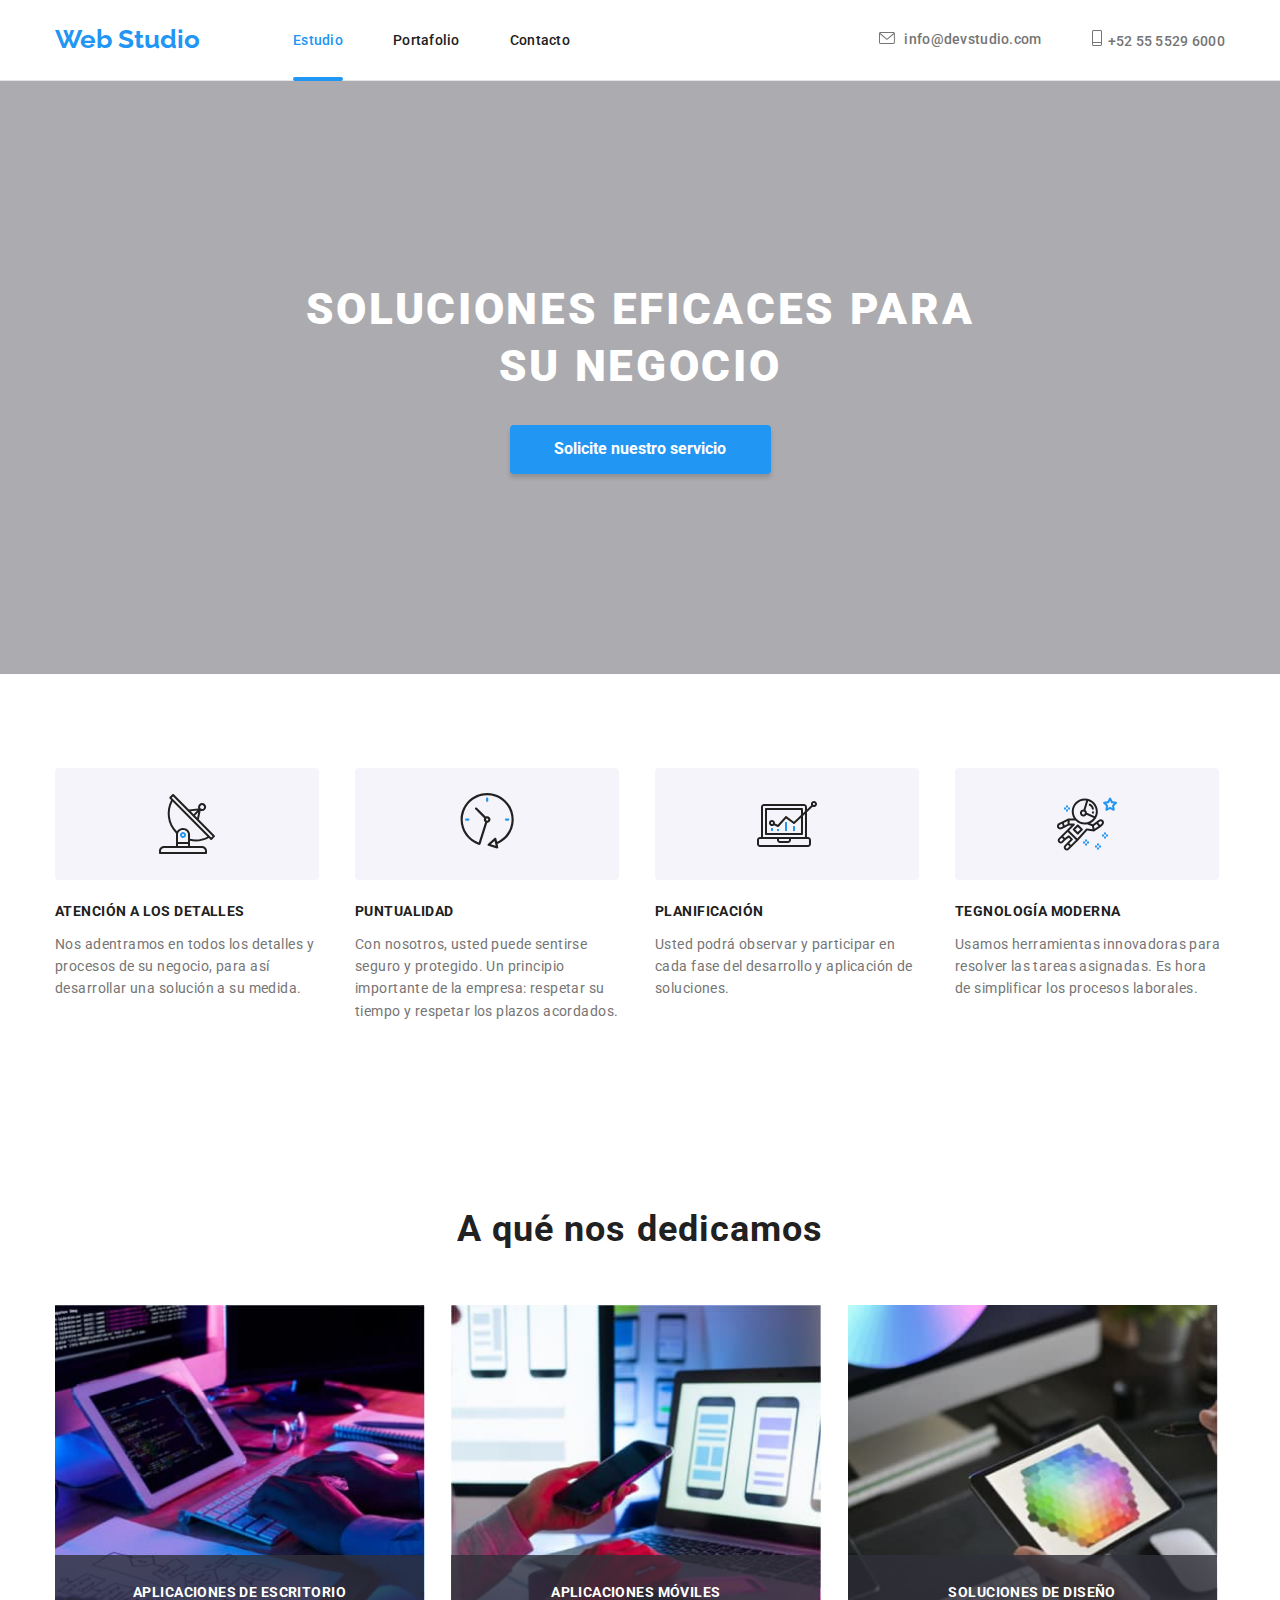
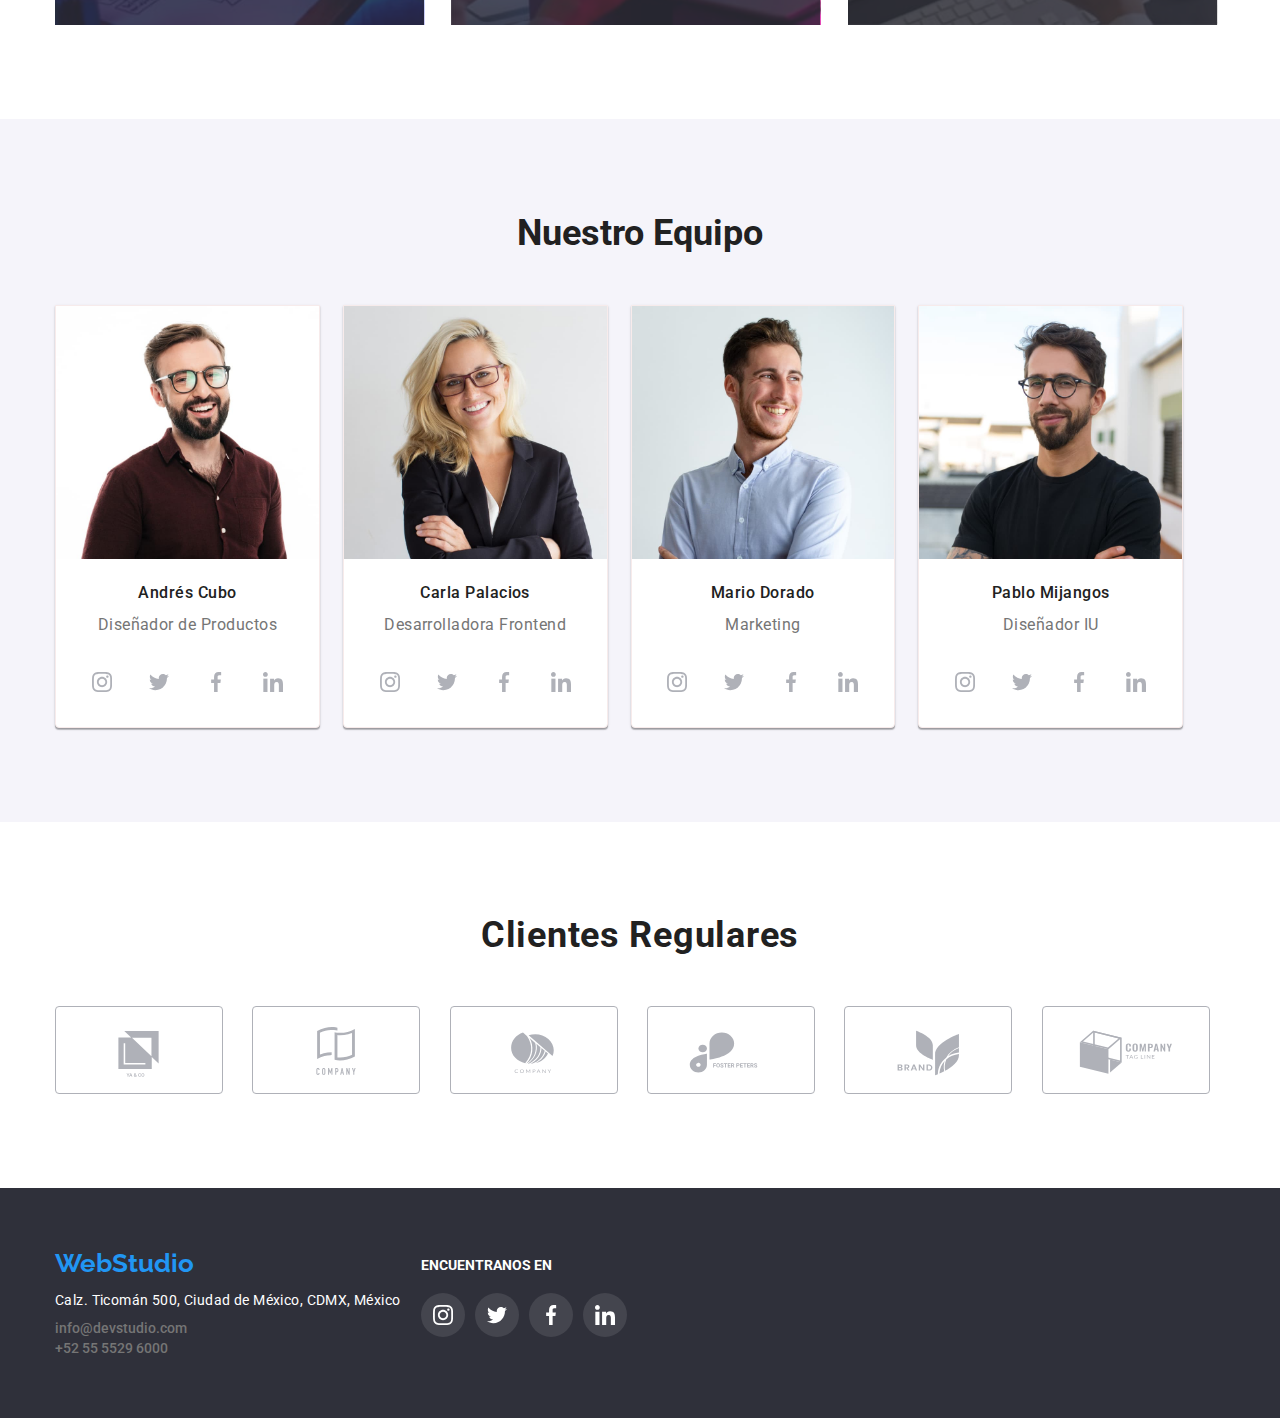
<file: index.html>
<!DOCTYPE html>
<html lang="en">
    <head>

        <meta charset="UTF-8">
        <meta http-equiv="X-UA-Compatible" content="IE=edge">
        <meta name="viewport" content="width=device-width, initial-scale=1.0">
        <title>Web Studio</title>
        <link rel="stylesheet" href="https://cdnjs.cloudflare.com/ajax/libs/modern-normalize/1.0.0/modern-normalize.min.css"/>
        <link rel="stylesheet" href="./css/style.css">
        <link rel="preconnect" href="https://fonts.googleapis.com">
        <link rel="preconnect" href="https://fonts.gstatic.com" crossorigin>
        <link href="https://fonts.googleapis.com/css2?family=Raleway:wght@700&family=Roboto:wght@400;500;700;900&display=swap" rel="stylesheet">
    </head>

    <body>
        
    <header class="header">
        <div class="container header-container">
                <nav class="menu-nav">
                    <a class="logo logo-header-position" href="#">Web Studio</a>
                    <ul class="menu-list list">
                        <li class="menu-list-item"><a class="menu-list-studio active" href="./index.html">Estudio</a></li>
                        <li class="menu-list-item"><a class="menu-list-link" href="./portafolio.html">Portafolio</a></li>
                        <li class="menu-list-item"><a class="menu-list-link" href="#">Contacto</a></li>
                    </ul>
                </nav>
            <ul class="contact-list list">
                <li class="contact-list-item"><a class="contact-list-link" href="#">
                 <svg
                  class="icon-envelope"
                  width="16"
                  height="12"
                >
                  <use href="./images/symbol-defs.svg#icon-email"></use>
                </svg>
                       info@devstudio.com</a></li>
                <li class="contact-list-item"><a class="contact-list-link" href="#">
                 <svg
                  class="icon-envelope"
                  width="10"
                  height="16"
                >
                  <use href="./images/symbol-defs.svg#icon-phone"></use>
                </svg>+52 55 5529 6000</a></li>
            </ul>
        </div>           
    </header>
    <main>
        <section class="hero-section section">
            <div class="container hero-container">
                <h1 class="hero-title">Soluciones eficaces para su negocio</h1>
                    <button data-modal-open class="hero-section-button" type="Button">Solicite nuestro servicio</button>
                        <div class="backdrop is-hidden" data-modal>
                            <div class="modal">
                                <button data-modal-close class="close-button">                        
                                        <svg class = "close-button-icon">
                                            <use href = "./images/symbol-defs.svg#icon-X" ></use>
                                        </svg>
                                </button>
                            </div>
                        </div>
        </section>
        <section class="feature-section section">
            <div class="container feature-container">
                <h2 hidden class="visually-hidden">Caracteristicas</h2>
                    <ul class="list-feature list">
                        <li class="feature-section-item">
                        <div class="icon-item">
                            <svg class = "feature-icon">
                            <use href = "./images/symbol-defs.svg#icon-antena"></use>
                            </svg>
                        </div>
                            <h3 class="feature-section-list-title">Atención a los detalles</h3>
                            <p class="feature-section-list-text">Nos adentramos en todos los detalles y procesos de su negocio, para así desarrollar una solución a su medida.</p>
                        </li>
                        <li class="feature-section-item">
                        <div class="icon-item">
                            <svg class = "feature-icon">
                            <use href = "./images/symbol-defs.svg#icon-reloj"     ></use>
                            </svg>
                        </div>
                            <h3 class="feature-section-list-title">Puntualidad</h3>
                            <p class="feature-section-list-text">Con nosotros, usted puede sentirse seguro y protegido. Un principio importante de la empresa: respetar su tiempo y respetar los plazos acordados.</p>
                        </li>
                        <li class="feature-section-item">
                        <div class="icon-item">
                            <svg class = "feature-icon">
                            <use href = "./images/symbol-defs.svg#icon-diagrama"     ></use>
                            </svg>
                        </div>      
                            <h3 class="feature-section-list-title">Planificación</h3>
                            <p class="feature-section-list-text">Usted podrá observar y participar en cada fase del desarrollo y aplicación de soluciones.</p>
                        </li>
                        <li class="feature-section-item">
                        <div class="icon-item">
                            <svg class = "feature-icon">
                            <use href = "./images/symbol-defs.svg#icon-astronauta" ></use>
                            </svg>
                        </div>
                            <h3 class="feature-section-list-title">Tegnología moderna</h3>
                            <p class="feature-section-list-text">Usamos herramientas innovadoras para resolver las tareas asignadas. Es hora de simplificar los procesos laborales.</p>
                        </li>
                    </ul>
            </div>
        </section>
        <section class="dedication-section section">
            <div class="container dedication-container">
                <h2 class="dedication-section-title">A qué nos dedicamos</h2>
                    <ul class="list-dedication list">
                        <li class="dedication-section-item">
                            <div class="dedication-box">
                                <img class="dedication-section-img"
                                src="images/programmingontablet.jpg" 
                            src="images/programmingontablet.jpg" 
                                src="images/programmingontablet.jpg" 
                                alt="programming on tablet" 
                            alt="programming on tablet" 
                                alt="programming on tablet" 
                                width="370">
                                <div class="box-dedication-button">
                                    <p class="text-dedication"> APLICACIONES DE ESCRITORIO</p>
                                </div>
                            </div>
                        </li>
                        <li class="dedication-section-item">
                            <div class="dedication-box">
                                <img class="dedication-section-img" 
                            <img class="dedication-section-img" 
                                <img class="dedication-section-img" 
                                src="images/comparingcellphonewithcomputer.jpg" 
                            src="images/comparingcellphonewithcomputer.jpg" 
                                src="images/comparingcellphonewithcomputer.jpg" 
                                alt="comparing cell phone with computer" 
                            alt="comparing cell phone with computer" 
                                alt="comparing cell phone with computer" 
                                width="370">
                                <div class="box-dedication-button">
                                    <p class="text-dedication"> APLICACIONES MÓVILES</p>
                                </div>
                            </div>
                        </li>
                        <li class="dedication-section-item">
                            <div class="dedication-box">
                                <img class="dedication-section-img" 
                            <img class="dedication-section-img" 
                                <img class="dedication-section-img" 
                                src="images/theoryofcolor.jpg" 
                            src="images/theoryofcolor.jpg" 
                                src="images/theoryofcolor.jpg" 
                                alt="Theory of color" 
                            alt="Theory of color" 
                                alt="Theory of color" 
                                width="370">
                                <div class="box-dedication-button">
                                    <p class="text-dedication"> SOLUCIONES DE DISEÑO</p>
                                </div>
                            </div>
                        </li>
                    </ul>
            </div>
        </section>
        <section class="team-section section">
            <div class="container team-container">
                <h2 class="team-section-title">Nuestro Equipo</h2>
                    <ul class="list-dedication list">
                        <li class="team-section-item">
                            <img class="team-section-img" src="images/andresc.jpg" 
                            alt="Andrés Cubo" 
                            width="268">
                            <div class="team-section-title-text">
                            <h3 class="team-section-list-title">Andrés Cubo</h3>
                            <p class="team-section-list-text">Diseñador de Productos</p>
                            <ul class="team-soc-list list">
                                <li class="team-soc-item">
                                    <a href="" class="team-soc-link link">
                                    <svg class="team-soc-icon" width="20px" height="20px">
                                        <use href="./images/symbol-defs.svg#icon-instagram-2"></use>
                                    </svg>                    
                                </a></li>
                                <li class="team-soc-item">
                                    <a href="" class="team-soc-link link">
                                    <svg class="team-soc-icon" width="20px" height="20px">
                                        <use href="./images/symbol-defs.svg#icon-twitter-2"></use>
                                    </svg>
                                </a></li>
                                <li class="team-soc-item">
                                    <a href="" class="team-soc-link link">
                                    <svg class="team-soc-icon" width="20px" height="20px">
                                        <use href="./images/symbol-defs.svg#icon-facebook-2"></use>
                                    </svg>                    
                                    </a></li>
                                    <li class="team-soc-item">
                                    <a href="" class="team-soc-link link">
                                    <svg class="team-soc-icon" width="20px" height="20px">
                                        <use href="./images/symbol-defs.svg#icon-linkedin-2"></use>
                                    </svg>
                                </a></li>
                                </ul>
                            </div>
                            <div team-section-icons>
                                
                            </div>
                        </li>
                        <li class="team-section-item">
                            <img class="team-section-img" src="images/carlap.jpg" 
                            alt="Carla Palacios" 
                            width="268">
                            <div class="team-section-title-text">
                            <h3 class="team-section-list-title">Carla Palacios</h3>
                            <p class="team-section-list-text">Desarrolladora Frontend</p>
                            <ul class="team-soc-list list">
                                <li class="team-soc-item">
                                    <a href="" class="team-soc-link link">
                                    <svg class="team-soc-icon" width="20px" height="20px">
                                        <use href="./images/symbol-defs.svg#icon-instagram-2"></use>
                                    </svg>                    
                                </a></li>
                                <li class="team-soc-item">
                                    <a href="" class="team-soc-link link">
                                    <svg class="team-soc-icon" width="20px" height="20px">
                                        <use href="./images/symbol-defs.svg#icon-twitter-2"></use>
                                    </svg>
                                </a></li>
                                <li class="team-soc-item">
                                    <a href="" class="team-soc-link link">
                                    <svg class="team-soc-icon" width="20px" height="20px">
                                        <use href="./images/symbol-defs.svg#icon-facebook-2"></use>
                                    </svg>                    
                                    </a></li>
                                    <li class="team-soc-item">
                                    <a href="" class="team-soc-link link">
                                    <svg class="team-soc-icon" width="20px" height="20px">
                                        <use href="./images/symbol-defs.svg#icon-linkedin-2"></use>
                                    </svg>
                                </a></li>
                                </ul>
                            </div>
                        </li>
                        <li class="team-section-item">
                            <img class="team-section-img" src="images/mariod.jpg" 
                            alt="Mario Dorado" 
                            width="268">
                            <div class="team-section-title-text">
                            <h3 class="team-section-list-title">Mario Dorado</h3>
                            <p class="team-section-list-text">Marketing</p>
                            <ul class="team-soc-list list">
                                <li class="team-soc-item">
                                    <a href="" class="team-soc-link link">
                                    <svg class="team-soc-icon" width="20px" height="20px">
                                        <use href="./images/symbol-defs.svg#icon-instagram-2"></use>
                                    </svg>                    
                                </a></li>
                                <li class="team-soc-item">
                                    <a href="" class="team-soc-link link">
                                    <svg class="team-soc-icon" width="20px" height="20px">
                                        <use href="./images/symbol-defs.svg#icon-twitter-2"></use>
                                    </svg>
                                </a></li>
                                <li class="team-soc-item">
                                    <a href="" class="team-soc-link link">
                                    <svg class="team-soc-icon" width="20px" height="20px">
                                        <use href="./images/symbol-defs.svg#icon-facebook-2"></use>
                                    </svg>                    
                                    </a></li>
                                    <li class="team-soc-item">
                                    <a href="" class="team-soc-link link">
                                    <svg class="team-soc-icon" width="20px" height="20px">
                                        <use href="./images/symbol-defs.svg#icon-linkedin-2"></use>
                                    </svg>
                                </a></li>
                                </ul>
                            </div>
                        </li>
                        <li class="team-section-item">
                            <img class="team-section-img" src="images/pablom.jpg" 
                            alt="Pablo Mijangos" 
                            width="268">
                            <div class="team-section-title-text">
                            <h3 class="team-section-list-title">Pablo Mijangos</h3>
                            <p class="team-section-list-text">Diseñador IU</p>
                            <ul class="team-soc-list list">
                                <li class="team-soc-item">
                                    <a href="" class="team-soc-link link">
                                    <svg class="team-soc-icon" width="20px" height="20px">
                                        <use href="./images/symbol-defs.svg#icon-instagram-2"></use>
                                    </svg>                    
                                </a></li>
                                <li class="team-soc-item">
                                    <a href="" class="team-soc-link link">
                                    <svg class="team-soc-icon" width="20px" height="20px">
                                        <use href="./images/symbol-defs.svg#icon-twitter-2"></use>
                                    </svg>
                                </a></li>
                                <li class="team-soc-item">
                                    <a href="" class="team-soc-link link">
                                    <svg class="team-soc-icon" width="20px" height="20px">
                                        <use href="./images/symbol-defs.svg#icon-facebook-2"></use>
                                    </svg>                    
                                    </a></li>
                                    <li class="team-soc-item">
                                    <a href="" class="team-soc-link link">
                                    <svg class="team-soc-icon" width="20px" height="20px">
                                        <use href="./images/symbol-defs.svg#icon-linkedin-2"></use>
                                    </svg>
                                </a></li>
                                </ul>
                            </div>
                        </li>
                    </ul>
            </div>
        <section class="section section-fifth">
            <div class="container">
            <h2 class="clients-title">Clientes Regulares</h2>
            <ul class="clients-list list">
                <li class="clients-list-item">
                <a href="" class="clients-link">
                    <svg class="clients-icon">
                    <use href="./images/symbol-defs.svg#icon-Logo" width="104px" height="56px"></use>
                    </svg>
                </a>
                </li>
                <li class="clients-list-item">
                <a href="" class="clients-link">
                    <svg class="clients-icon">
                    <use href="./images/symbol-defs.svg#icon-Logo-2" width="104px" height="56px"></use>
                    </svg>
                </a>
                </li>
                <li class="clients-list-item">
                <a href="" class="clients-link">
                    <svg class="clients-icon">
                    <use href="./images/symbol-defs.svg#icon-Logo-3" width="104px" height="56px"></use>
                    </svg>
                </a>
                </li>
                <li class="clients-list-item">
                <a href="" class="clients-link">
                    <svg class="clients-icon">
                    <use href="./images/symbol-defs.svg#icon-Logo-4" width="104px" height="56px"></use>
                    </svg>
                </a>
                </li>
                <li class="clients-list-item">
                <a href="" class="clients-link">
                    <svg class="clients-icon">
                    <use href="./images/symbol-defs.svg#icon-Logo-5" width="104px" height="56px"></use>
                    </svg>
                </a>
                </li>
                <li class="clients-list-item">
                <a href="" class="clients-link">
                    <svg class="clients-icon">
                    <use href="./images/symbol-defs.svg#icon-Logo-6" width="104px" height="56px"></use>
                    </svg>
                </a>
                </li>
            </ul>
            </div>
        </section>
    </main>
    <footer class="footer">
      <div class="container footer-container">
        <div>
          <a class="logo logo-footer-position" href="WebStudio">WebStudio</a>
          <address class="">
            <a
              class="link contacts site"
              href="https://goo.gl/maps/ua91CeisvxC2wW5t7"
              >Calz. Ticomán 500, Ciudad de México, CDMX, México</a
            >
            <ul class="list list-footer">
              <li class="footer-item">
                <a class="link contacts email" href="mailto:info@devstudio.com"
                  >info@devstudio.com</a
                >
              </li>
              <li class="footer-item">
                <a class="link contacts tel" href="tel:+52 55 5529 6000"
                  >+52 55 5529 6000</a
                >
              </li>
            </ul>
          </address>
        </div>
        <div class="icon-encuentranos-section">
          <h3 class="encuentranos">ENCUENTRANOS EN</h3>
          <ul class="list container-icon-footer">
            <li class="icon-footer-item">
            <a class="icon-footer-encuentranos" href="#">
                <svg class="icon-footer" width="44" height="44">
                <use
                  href="./images/symbol-defs.svg#icon-instagram-1"
                  width="20"
                  height="20"
                  x="12"
                  y="12"
                ></use>
              </a>
            </svg>
            </li>
            <li class="icon-footer-item">
            <a class="icon-footer-encuentranos" href="#">
                <svg class="icon-footer" width="44" height="44">
                <use
                  href="./images/symbol-defs.svg#icon-twitter-1"
                  width="20"
                  height="20"
                  x="12"
                  y="12"
                ></use>
              </a>
            </svg>
            </li>
            <li  class="icon-footer-item">
            <a class="icon-footer-encuentranos" href="#">
                <svg class="icon-footer" width="44" height="44">
                <use
                  href="./images/symbol-defs.svg#icon-facebook-1"
                  width="20"
                  height="20"
                  x="12"
                  y="12"
                ></use>
              </a>
            </svg>
            </li>
            <li  class="icon-footer-item">
            <a class="icon-footer-encuentranos" href="#">
                <svg class="icon-footer" width="44" height="44">
                <use
                  href="./images/symbol-defs.svg#icon-linkedin-1"
                  width="20"
                  height="20"
                  x="12"
                  y="12"
                ></use>
              </a>
            </svg>
            </li>
            </ul>
          </div>
        </div>
      </div>
    </footer>
<script src="./js/modal.js"></script>
</body>

</html>
</file>
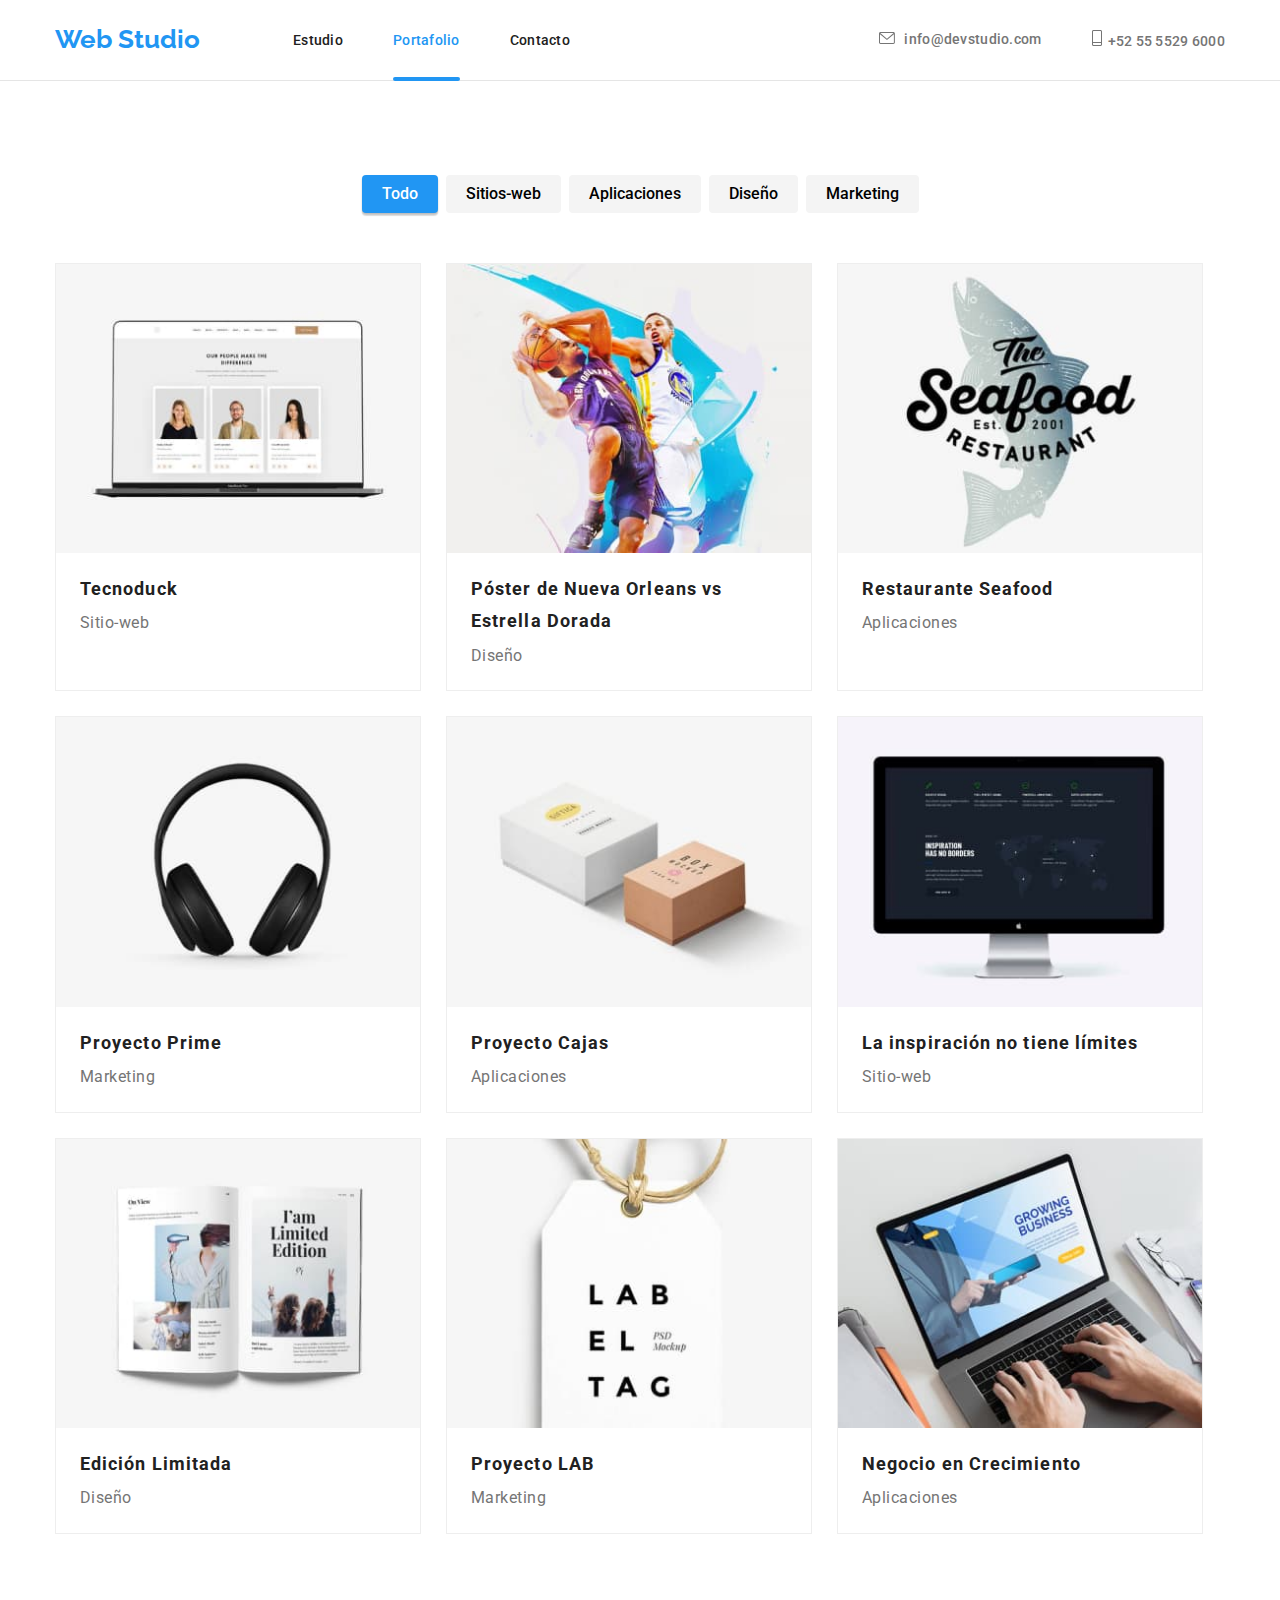
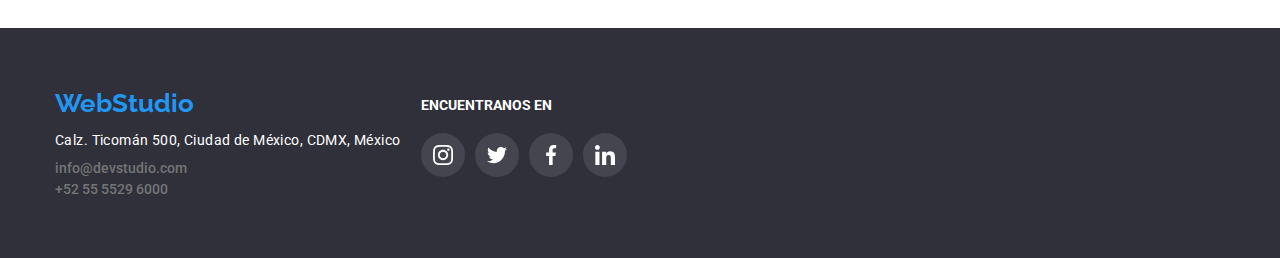
<file: portafolio.html>
<!DOCTYPE html>
<html lang="en">
  <head>
    <meta charset="UTF-8" >
    <meta http-equiv="X-UA-Compatible" content="IE=edge" >
    <meta name="viewport" content="width=device-width, initial-scale=1.0" >
    <title>Web Studio</title>
    <link rel="stylesheet" href="https://cdnjs.cloudflare.com/ajax/libs/modern-normalize/1.0.0/modern-normalize.min.css"/>
    <link rel="stylesheet" href="./css/style.css">
    <link rel="preconnect" href="https://fonts.googleapis.com">
    <link rel="preconnect" href="https://fonts.gstatic.com" crossorigin>
    <link href="https://fonts.googleapis.com/css2?family=Raleway:wght@700&family=Roboto:wght@400;500;700;900&display=swap" rel="stylesheet">
  </head>

  <body>
    <header class="header">
        <div class="container header-container">
                <nav class="menu-nav">
                    <a class="logo logo-header-position" href="#">Web Studio</a>
                    <ul class="menu-list list">
                        <li class="menu-list-item"><a class="menu-list-link" href="./index.html">Estudio</span></a></li>
                        <li class="menu-list-item"><a class="menu-list-portafolio active" href="./portafolio.html"><span class="span-header">Portafolio</span></a></li>
                        <li class="menu-list-item"><a class="menu-list-link" href="#">Contacto</a></li>
                    </ul>
                </nav>
            <ul class="contact-list list">
                <li class="contact-list-item"><a class="contact-list-link" href="#">
                 <svg
                  class="icon-envelope"
                  width="16"
                  height="12"
                >
                  <use href="./images/symbol-defs.svg#icon-email"></use>
                </svg>
                       info@devstudio.com</a></li>
                <li class="contact-list-item"><a class="contact-list-link" href="#">
                 <svg
                  class="icon-envelope"
                  width="10"
                  height="16"
                >
                  <use href="./images/symbol-defs.svg#icon-phone"></use>
                </svg>+52 55 5529 6000</a></li>
            </ul>
        </div>              
    </header>
    <main>
      <section class="menu-section section">
        <div class="container menu-container">
          <h1 hidden class="visually-hidden">Portafolio</h1>
            <ul class="list-menu-button list">
              <li class="menu-section-list-item">
                <button class="menu-section-button-all" type="button">Todo</button>
              </li>
              <li class="menu-section-list-item">
                <button class="menu-section-button" type="button">Sitios-web</button>
              </li>
              <li class="menu-section-list-item">
                <button class="menu-section-button"  type="button">Aplicaciones</button>
              </li>
              <li class="menu-section-list-item">
                <button class="menu-section-button" type="button">Diseño</button>
              </li>
              <li class="menu-section-list-item">
                <button class="menu-section-button"  type="button">Marketing</button>
              </li>
            </ul>
            <ul class="list-projects list">
              <li class="projects-section-list-item">
                <a href target="_blank" class="projects-link link link">
                  <div class="projects-thumb">
                      <img class="projects-section-img"
                      src="images/tecnoduck.jpg" 
                      alt="tecnoduck" 
                      width="370">
                      <p class="text-transition">
                        Tecnoduck es una plataforma de distribución de
                        coronavirus de última generación. Las compañías
                        usan esta plataforma para el espionaje digital y
                        los ataques a los servidores seguros de la competencia.
                      </p>
                  </div>
                  <div class="projects-section-title-text">
                    <h2 class="projects-section-list-title">Tecnoduck</h2>
                    <p class="projects-section-list-text">Sitio-web</p>
                  </div>
                </a>
              </li>
              <li class="projects-section-list-item">
                <a href target="_blank" class="projects-link link">
                  <div class="projects-thumb">
                    <img class="projects-section-img"
                    src="images/posterdedeportes.jpg"
                    alt="tecnoduck">
                    <p class="text-transition">
                      Tecnoduck es una plataforma de distribución de
                      coronavirus de última generación. Las compañías
                      usan esta plataforma para el espionaje digital y
                      los ataques a los servidores seguros de la competencia.
                    </p>
                  </div>
                  <div class="projects-section-title-text">
                    <h2 class="projects-section-list-title">Póster de Nueva Orleans vs Estrella Dorada</h2>
                    <p class="projects-section-list-text">Diseño</p>
                  </div>
                </a>
              </li>
              <li class="projects-section-list-item">
                <a href target="_blank" class="projects-link link">
                  <div class="projects-thumb">
                    <img class="projects-section-img" 
                    src="images/seafood.jpg" 
                    alt="seafood" >
                    <p class="text-transition">
                      Tecnoduck es una plataforma de distribución de
                      coronavirus de última generación. Las compañías
                      usan esta plataforma para el espionaje digital y
                      los ataques a los servidores seguros de la competencia.
                    </p>
                  </div>
                  <div class="projects-section-title-text">
                    <h2 class="projects-section-list-title">Restaurante Seafood</h2>
                    <p class="projects-section-list-text">Aplicaciones</p>
                  </div>
                </a>
              </li>
              <li class="projects-section-list-item">
                <a href target="_blank" class="projects-link link">
                  <div class="projects-thumb">
                    <img class="projects-section-img" 
                    src="images/projectprime.jpg" 
                    alt="projectprime" >
                    <p class="text-transition">
                      Tecnoduck es una plataforma de distribución de
                      coronavirus de última generación. Las compañías
                      usan esta plataforma para el espionaje digital y
                      los ataques a los servidores seguros de la competencia.
                    </p>
                  </div>
                  <div class="projects-section-title-text">
                    <h2 class="projects-section-list-title">Proyecto Prime</h2>
                    <p class="projects-section-list-text">Marketing</p>
                  </div>
                </a>
              </li>
              <li class="projects-section-list-item">
                <a href target="_blank" class="projects-link link">
                  <div class="projects-thumb">
                    <img class="projects-section-img" 
                    src="images/projectcajas.jpg" 
                    alt="projectcajas" >
                    <p class="text-transition">
                      Tecnoduck es una plataforma de distribución de
                      coronavirus de última generación. Las compañías
                      usan esta plataforma para el espionaje digital y
                      los ataques a los servidores seguros de la competencia.
                    </p>
                  </div>
                  <div class="projects-section-title-text">
                    <h2 class="projects-section-list-title">Proyecto Cajas</h2>
                    <p class="projects-section-list-text">Aplicaciones</p>
                  </div>
                </a>
              </li>
              <li class="projects-section-list-item">
                <a href target="_blank" class="projects-link link">
                  <div class="projects-thumb">
                    <img class="projects-section-img" 
                    src="images/inspiracion.jpg" 
                    alt="inspiracion" >
                    <p class="text-transition">
                      Tecnoduck es una plataforma de distribución de
                      coronavirus de última generación. Las compañías
                      usan esta plataforma para el espionaje digital y
                      los ataques a los servidores seguros de la competencia.
                    </p>
                  </div>
                  <div class="projects-section-title-text">
                    <h2 class="projects-section-list-title">La inspiración no tiene límites</h2>
                    <p class="projects-section-list-text">Sitio-web</p>
                  </div>
                </a>
              </li>
              <li class="projects-section-list-item">
                <a href target="_blank" class="projects-link link">
                  <div class="projects-thumb">
                    <img class="projects-section-img" 
                    src="images/edicion.jpg" 
                    alt="edicion" >
                    <p class="text-transition">
                      Tecnoduck es una plataforma de distribución de
                      coronavirus de última generación. Las compañías
                      usan esta plataforma para el espionaje digital y
                      los ataques a los servidores seguros de la competencia.
                    </p>
                  </div>
                  <div class="projects-section-title-text">
                    <h2 class="projects-section-list-title">Edición Limitada</h2>
                    <p class="projects-section-list-text">Diseño</p>
                  </div>
                </a>
              </li>
              <li class="projects-section-list-item">
                <a href target="_blank" class="projects-link link">
                  <div class="projects-thumb">
                    <img class="projects-section-img" 
                    src="images/projectlab.jpg" 
                    alt="projectlab" >
                    <p class="text-transition">
                      Tecnoduck es una plataforma de distribución de
                      coronavirus de última generación. Las compañías
                      usan esta plataforma para el espionaje digital y
                      los ataques a los servidores seguros de la competencia.
                    </p>
                  </div>
                  <div class="projects-section-title-text">
                    <h2 class="projects-section-list-title">Proyecto LAB</h2>
                    <p class="projects-section-list-text">Marketing</p>
                  </div>
                </a>
              </li>
              <li class="projects-section-list-item">
                <a href target="_blank" class="projects-link link">
                  <div class="projects-thumb">
                    <img class="projects-section-img" 
                    src="images/negocio.jpg" 
                    alt="negocio" >
                    <p class="text-transition">
                      Tecnoduck es una plataforma de distribución de
                      coronavirus de última generación. Las compañías
                      usan esta plataforma para el espionaje digital y
                      los ataques a los servidores seguros de la competencia.
                    </p>
                  </div>
                  <div class="projects-section-title-text">
                    <h2 class="projects-section-list-title">Negocio en Crecimiento</h2>
                    <p class="projects-section-list-text">Aplicaciones</p>
                  </div>
                </a>
              </li>
            </ul>
          </div>
        </section>
    </main>
    <footer class="footer">
      <div class="container footer-container">
        <div>
          <a class="logo logo-footer-position" href="WebStudio">WebStudio</a>
          <address class="">
            <a
              class="link contacts site"
              href="https://goo.gl/maps/ua91CeisvxC2wW5t7"
              >Calz. Ticomán 500, Ciudad de México, CDMX, México</a
            >
            <ul class="list list-footer">
              <li class="footer-item">
                <a class="link contacts email" href="mailto:info@devstudio.com"
                  >info@devstudio.com</a
                >
              </li>
              <li class="footer-item">
                <a class="link contacts tel" href="tel:+52 55 5529 6000"
                  >+52 55 5529 6000</a
                >
              </li>
            </ul>
          </address>
        </div>
        <div class="icon-encuentranos-section">
          <h3 class="encuentranos">ENCUENTRANOS EN</h3>
          <ul class="list container-icon-footer">
            <li class="icon-footer-item">
            <a class="icon-footer-encuentranos" href="#">
                <svg class="icon-footer" width="44" height="44">
                <use
                  href="./images/symbol-defs.svg#icon-instagram-1"
                  width="20"
                  height="20"
                  x="12"
                  y="12"
                ></use>
              </a>
            </svg>
            </li>
            <li class="icon-footer-item">
            <a class="icon-footer-encuentranos" href="#">
                <svg class="icon-footer" width="44" height="44">
                <use
                  href="./images/symbol-defs.svg#icon-twitter-1"
                  width="20"
                  height="20"
                  x="12"
                  y="12"
                ></use>
              </a>
            </svg>
            </li>
            <li  class="icon-footer-item">
            <a class="icon-footer-encuentranos" href="#">
                <svg class="icon-footer" width="44" height="44">
                <use
                  href="./images/symbol-defs.svg#icon-facebook-1"
                  width="20"
                  height="20"
                  x="12"
                  y="12"
                ></use>
              </a>
            </svg>
            </li>
            <li  class="icon-footer-item">
            <a class="icon-footer-encuentranos" href="#">
                <svg class="icon-footer" width="44" height="44">
                <use
                  href="./images/symbol-defs.svg#icon-linkedin-1"
                  width="20"
                  height="20"
                  x="12"
                  y="12"
                ></use>
              </a>
            </svg>
            </li>
            </ul>
          </div>
        </div>
      </div>
    </footer>
  </body>
</html>
</file>
<file: css/style.css>
/* ESTOS SON TODOS LOS COLORES GLOBALES */

:root {
  --brand-color: #2196F3;
  --main-color-dark: #212121;
  --main-color-light: #FFFFFF;
  --main-color-grey: #757575;
  --main-border-light:#EEEEEE;
  --main-border-grey: #AFB1B8;
  --main-border-chill: #f7ebeb;
  --main-background-chill:#F5F4FA;
  --main-background-light: #FFFFFF;
  --main-background-beige: #E5E5E5;
  --main-background-semi-light: #f4f4f4;
  --main-background-dark: #2F303A;
  --cubic: cubic-bezier(0.4, 0, 0.2, 1);
 }

/*ESTO SON ESTILOS GLOBALES PARA TODO EL CODIGO */

body{
  font-family: 'Roboto', sans-serif;
  color: var(--main-color-dark);
}
h1,h2,h3,h4,h5,h6,p{
  margin: 0;
}
img {
  display: flex;
  max-width: 100%;
}
*,*::before,*::after {
  box-sizing: border-box;
}
.list{
  list-style: none;
  padding-left: 0px;
  margin: 0px;
}
.link{
  text-decoration: none;
  color: currentColor;
}
.header{
  border-bottom: 1px solid #E5E5E5;
}
.visually-hidden {
  position: absolute;
  width: 1px;
  height: 1px;
  margin: -1px;
  border: 0;
  padding: 0;
  white-space: nowrap;
  clip-path: inset(100%);
  clip: rect(0 0 0 0);
  overflow: hidden;
}
.icon-item{
  width: 264px;
  height: 112px;
  display: flex;
  align-items: center;
  justify-content: center;
  fill: var(--brand-color);
}

.header-container{
  display: flex;
  align-items: center;
}

.container {  
  width: 1200px;  
  padding-left: 15px;  
  padding-right: 15px;  
  margin-left:  auto;  
  margin-right: auto;
}
.section{
  padding-top: 94px;
  padding-bottom: 94px;
}

/* ESTO ES TODO HEADER */

.menu-nav{
  display: flex;
  align-items: center;
}
.logo{
  font-size: 26px;
  font-weight: 700;
  line-height: 1.19;
  color: var(--brand-color);
  margin-right: 93px;
  font-family: 'Raleway', sans-serif;
  text-decoration: none;
  display: block;
}
.logo-header-position{
  padding: 24px 0px 25px;
}
.menu-list{
  display: flex;
}
.menu-list-link{
  font-size: 14px;
  font-weight: 500;
  line-height: 0.8;
  letter-spacing: 0.02em;
  text-align: left;
  color: var(--main-color-dark);
  text-decoration: none;
  padding-top: 32px;
  padding-bottom: 32px;
  transition-property: color, transform;
  transition-duration: 250ms;
  transition-timing-function: var(--cubic);
  transition-delay: 0;
}
.menu-list-item:not(:last-child){
  margin-right: 50px;
}
.menu-list-studio{
  font-size: 14px;
  font-weight: 500;
  line-height: 0.8;
  letter-spacing: 0.02em;
  text-align: left;
  text-decoration: none;
  color: var(--brand-color);
  padding-top: 32px;
  padding-bottom: 32px;
  transition: color 250ms var(--cubic);
}
.menu-list-studio.active {
  color: var(--brand-color);
  position: relative;
}
.active::after{
  position: absolute;
  bottom: -1px;
  left: 0px;
  content: "";
  width: 100%;
  height: 4px;
  background: var(--brand-color);
  border-radius: 2px;
}
.menu-list-portafolio{
  font-size: 14px;
  font-weight: 500;
  line-height: 0.8;
  letter-spacing: 0.02em;
  text-align: left;
  text-decoration: none;
  color: var(--brand-color);
  padding-top: 32px;
  padding-bottom: 32px;
}
.menu-list-portafolio.active {
  color: var(--brand-color);
  position: relative;
}
.menu-list-link:hover, .menu-list-link:focus, .menu-list-link:active{
  color: var(--brand-color);
}
.icon-envelope{
  margin-right: 6px;
  fill: var(--main-color-grey);
  transition-property: fill, transform;
  transition-duration: 250ms;
  transition-timing-function: var(--cubic);
  transition-delay: 0;
}
.contact-list{
  display: flex;
  margin-left: auto;
}
.contact-list-link{
  padding-top: 32px;
  padding-bottom: 32px;
  font-family: 'Roboto', sans-serif;
  font-size: 14px;
  font-weight: 500;
  line-height: 0.8;
  letter-spacing: 0.02em;
  color: var(--main-color-grey);
  text-decoration: none;
  transition-property: color, transform;
  transition-duration: 250ms;
  transition-timing-function: var(--cubic);
  transition-delay: 0;
}
.contact-list-item:not(:last-child){
  margin-right: 50px;
}
.contact-list-item:hover .contact-list-link{
  color: var(--brand-color);
}
.contact-list-item:hover .icon-envelope{
  fill: var(--brand-color);
}
.contact-list-link:focus{
  color: var(--brand-color);
}
.contact-list-link:focus .icon-envelope{
  fill: var(--brand-color);
}
.contact-list-item:not(:last-child){
  margin-right: 50px;
}

/* ESTO ES HERO SECTION */

.hero-section{
  text-align: center;
  padding: 200px 0;
  margin: auto;
  background: rgba(47, 48, 58, 0.4) url("https://cdn.discordapp.com/attachments/845486960742105089/1064712815560114276/img-hero.jpg")
  no-repeat center;
  background-size: cover;
  box-shadow: none;
}

.hero-title{
  font-size: 44px;
  font-weight: 900;
  line-height: 1.3;
  letter-spacing: 0.06em;
  margin-right: auto;
  margin-left: auto;
  color: var(--main-color-light);
  text-transform: uppercase;
  width: 696px;
  margin-bottom: 30px;
}
.hero-section-button{
  font-weight: 700;
  font-size: 16px;
  line-height: 1.8;
  border-radius: 4px;
  padding: 10px 32px 10px 32px;
  background-color: var(--brand-color);
  color: var(--main-color-light);
  box-shadow: 0px 4px 4px rgba(0, 0, 0, 0.15);
  border: 0px;
  cursor: pointer;
  width: 261px;
}
.backdrop.is-hidden{
  visibility: hidden;
  opacity: 0;
  pointer-events: none;
}
.backdrop{
  position: fixed;
  width: 100%;
  height: 100%;
  top: 0;
  left: 0;
  background: rgba(0, 0, 0, 0.2);
  opacity: 1;
  visibility: visible;
  transition: opacity 250ms var(--cubic), visibility 250ms var(--cubic);
  border-radius: 4px;
}
.modal{
  position: absolute;
  top: 50%;
  left: 50%;
  transform: translate(-50%, -50%) scale(1);
  transition: opacity 250ms var(--cubic), visibility 250ms var(--cubic);
  width: 528px;
  height: 581px;
  background: #FFFFFF;
  
}
.close-button{
  position: absolute;
  top: 8px;
  right: 8px;
  border-radius: 50%;
  width: 30px;
  height: 30px;
  background: #FFFFFF;
  border: 1px solid rgba(0, 0, 0, 0.1);
  transition-property: background-color  , transform;
  transition-duration: 250ms;
  transition-timing-function: var(--cubic);
  transition-delay: 0;
}
.close-button-icon{
  width: 11px;
  height: 11px;
}
.close-button:hover{
  background-color: var(--brand-color);
  fill: var(--main-color-light);
}
.close-button:focus{
  background-color: var(--brand-color);
  fill: var(--main-color-light);
}
/* ESTO ES FEATURE SECTION */

.list-feature {
  display: flex;
  flex-wrap: wrap;
  gap: 30px;
  padding: 0;
}
.icon-item{
  display: flex;
  justify-content: center;
  margin-bottom: 20px;
  background-color: var(--main-background-chill);
  fill:var(--main-background-light);
  padding: 25px 102px 25px 102px;
  border-radius: 4px;
}
.feature-icon{ 
    width: 66px;
    height: 70px;
}
.feature-section-item{
  width: 270px;
  margin-left: auto;
  margin-right: auto;
  display: flex;
  flex-direction: column;
}
.feature-section-item h2 {
  margin-top: 0;
  font-size: 20px;
}
.feature-section-item p {
  margin: 0;
}
.feature-section-item {
  flex-basis: calc((100% - 90px) / 4);
}
.feature-section-list-title{
  font-style: normal;
  font-weight: 700;
  font-size: 14px;
  line-height: 1.6;
  letter-spacing: 0.03em;
  text-transform: uppercase;
  margin-bottom: 10px;
}
.feature-section-list-text{
  font-style: normal;
  font-weight: 400;
  font-size: 14px;
  line-height: 1.6;
  letter-spacing: 0.03em;
  color: var(--main-color-grey);
}

/* ESTO ES DEDICATION SECTION */

.dedication-section-title{
  display: block;
  font-weight: 700;
  font-size: 36px;
  line-height: 1.1;
  text-align: center;
  letter-spacing: 0.03em;
  margin-bottom: 55px;
}
.list-dedication {
  display: flex;
  flex-wrap: wrap;
  gap: 23px;
  padding: 0;
}
.dedication-section-item {
  flex-basis: calc((100% - 50px) / 3);
}
.dedication-box{
  position: relative;
}
.box-dedication-button {
  position: absolute;
  left: 0;
  bottom: 0;
  width: 369px;
  height: 70px;
  background: rgba(47, 48, 58, 0.8);
}    
.text-dedication {
  display: flex;
  justify-content: center;
  align-items: center;
  font-weight: 700;
  font-size: 14px;
  line-height: 1.5;
  text-align: center;
  letter-spacing: 0.03em;
  text-transform: uppercase;
  color: var(--main-background-light);
  padding: 27px
}
/* ESTO ES TEAM SECTION */

.team-section{
  background-color: var(--main-background-chill);
  padding-bottom: 0;
}
.team-container{
  padding-bottom: 94px;
}
.team-section-title{
  display: block;
  text-align: center;
  margin-bottom: 50px;
  font-weight: 700;
  font-size: 36px;
  line-height: 1,1;
}
.team-soc-list {
  display: flex;
  justify-content: center;
  align-items: center;
  gap: 17px;
}
.team-soc-link {
  background-color: var(--main-background-light);
  border-radius: 50%;
  display: flex;
  width: 40px;
  height: 40px;
  align-items: center;
  justify-content: center;
  transition-property: fill, transform;
  transition-property: background-color, transform;
  transition-duration: 250ms;
  transition-timing-function: var(--cubic);
  transition-delay: 0;
}

.team-soc-item:hover .team-soc-link{
  background-color: var(--brand-color);
}
.team-soc-item:hover .team-soc-icon{
  fill: var(--main-color-light);
}
.team-soc-link:focus{
  background-color: var(--brand-color);
}
.team-soc-link:focus .team-soc-icon{
  fill: var(--main-color-light);
}
.team-soc-icon{
  height: 20px;
  width: 20px;
  fill: #AFB1B8;
  transition-property: fill, transform;
  transition-duration: 250ms;
  transition-timing-function: var(--cubic);
  transition-delay: 0;
}
.team-dedication {
  flex-wrap: wrap;
  gap: 37px;
  padding: 0;
}
.team-section-item {
  flex-basis: calc((100% - 111px) / 4);
}
.team-section-item{
  text-align: center;
  background-color: var(--main-background-light);
  border: 1px solid var(--main-border-chill);
  box-shadow: 0px 1px 3px rgba(0, 0, 0, 0.12), 0px 1px 1px rgba(0, 0, 0, 0.14), 0px 2px 1px rgba(0, 0, 0, 0.2);
  border-radius: 0px 0px 4px 4px;
}
.team-section-title-text{
  padding: 25px;
}
.team-section-list-title{
  display: block;
  margin-bottom: 15px;
  text-align: center;
  font-weight: 500;
  font-size: 16px;
  line-height: 1.1;
  letter-spacing: 0.03em;
}

.team-section-list-text{
  display: block;
  font-weight: 400;
  margin: 0px;
  margin-bottom: 28px;
  font-size: 16px;
  line-height: 1.1;
  letter-spacing: 0.03em;
  color: var(--main-color-grey);
}

/*ESTO ES CLIENTS */
.section-fifth{
  background-color: var(--main-background-light);
}
.clients-title { 
  font-weight: 700;
  font-size: 36px;
  line-height: 1.11;
  letter-spacing: 0.02em;
  color: var(--main-color-dark);
  text-align: center;
  margin-bottom: 50px;
}
.clients-list {
  display: flex; 
  gap: 24px;
}
.site {
  font-size: 14px;
  font-weight: 400;
  letter-spacing: 0.03em;
  text-align: left;
  line-height: 1.8;
}
.clients-list-item{
  flex-basis: calc((100% - 130px) / 6);
}
.clients-link{
  border-radius: 4px;
  width: 168px;
  height: 88px;
  border: 1px solid var(--main-border-grey);
  display: flex;
  align-items: center;
  justify-content: center;
  cursor: pointer;
  transition-property: fill, transform;
  transition-duration: 250ms;
  transition-timing-function: var(--cubic);
  transition-delay: 0;
}
.clients-list-item{
  width: 168px;
  height: 88px;
  transition-property: fill, transform;
  transition-duration: 250ms;
  transition-timing-function: var(--cubic);
  transition-delay: 0;
}

.clients-list-item:hover .clients-link{
  color: var(--brand-color);
  border-color: solid 1px var(--brand-color);
}
.clients-list-item:hover .clients-icon{
  fill: var(--brand-color);
}
.clients-link:focus .clients-icon{
  background-color: var(--main-background-light);
  fill: var(--brand-color);
}
.clients-icon {
  width: 104px;
  height: 56px;
  fill: currentColor;
  fill: #AFB1B8;
  transition-property: fill, transform;
  transition-duration: 250ms;
  transition-timing-function: var(--cubic);
  transition-delay: 0;
}
.clients-icon:hover{
  fill: var(--brand-color);
}


/*ESTO ES FOOTER */


.footer {
  background: var(--main-background-dark);
  padding-top: 60px;
  padding-bottom: 60px;
  display: flex;
}

.logo-footer-position {
  margin-bottom: 9px;
  margin-right: 0px;
}
.contacts.site {
  margin-bottom: 7px;
  display: block;
}
.footer-container {
  display: flex;
  gap: 20px;
}
.list-footer {
  margin-top: 0px;
  margin-bottom: 0px;
  padding-left: 0;
}
.contacts {
  font-style: normal;
  font-weight: 500;
  font-size: 14px;
  color: var(--main-color-grey);
  text-decoration: none;
  list-style: none;
  transition-property: color, transform;
  transition-duration: 250ms;
  transition-timing-function: var(--cubic);
  transition-delay: 0;
}

.contacts:hover,
.contacts:focus {
  color: var(--brand-color);
}
.link.site {
  font-style: normal;
  font-weight: 400;
  font-size: 14px;
  color: var(--main-background-light);
  text-decoration: none;
}
.footer-item {
  margin-bottom: 2px;
}
.footer-item:last-child {
  margin-bottom: 0;
}

.icon-footer {
  cursor: pointer;
  border-radius: 50%;
  background-color: rgba(255, 255, 255, 0.1);
  transition-property: background-color, transform;
  transition-duration: 250ms;
  transition-timing-function: var(--cubic);
  transition-delay: 0;
}
.icon-footer-encuentranos{
  fill: var(--main-color-light);
  transition-property: fill, transform;
  transition-duration: 250ms;
  transition-timing-function: var(--cubic);
  transition-delay: 0;
}
.icon-footer:hover{
  background-color: var(--brand-color);
}
.icon-footer-encuentranos:focus .icon-footer{
  background-color: var(--brand-color);
}
.container-icon-footer {
  display: flex;
  justify-content: center;
  align-items: center;
  cursor: pointer;
  gap: 10px;
}
.link.site{
  margin-bottom: 6px;
}
.encuentranos {
  padding-top: 9px;
  font-style: normal;
  font-weight: 700;
  font-size: 14px;
  color: var(--main-color-light);
  margin-bottom: 20px;
}

/*ESTO ES BOTONES DE PORTAFOLIO */

.list-menu-button{
  display: flex;
  justify-content: center;
  margin-bottom: 50px;
}
.menu-section-button{
  display: flex;
  font-size: 16px;
  line-height: 1.6;
  margin-left: 8px;
  font-family: 'Roboto', sans-serif;
  font-weight: 500;
  background: var(--main-background-semi-light);
  border: 0;
  padding: 6px 20px 6px 20px;
  border-radius: 4px;
  transition-property: background-color, transform;
  transition-duration: 250ms;
  transition-timing-function: var(--cubic);
  transition-delay: 0;
}
.menu-section-button:hover, .menu-section-button:focus, .menu-section-button:active{
  background-color: var(--brand-color);
  box-shadow: 0px 3px 1px rgba(0, 0, 0, 0.1), 0px 1px 2px rgba(0, 0, 0, 0.08), 0px 2px 2px rgba(0, 0, 0, 0.12);
  border-radius: 4px;
  color:  var(--main-color-light);
  cursor: pointer;
}
.menu-section-button-all{
  display: flex;
  font-size: 16px;
  line-height: 1.6;
  font-family: 'Roboto', sans-serif;
  font-weight: 500;
  background: var(--main-background-semi-light);
  border: 0;
  padding: 6px 20px 6px 20px;
  border-radius: 4px;
  background-color: var(--brand-color);
  box-shadow: 0px 3px 1px rgba(0, 0, 0, 0.1), 0px 1px 2px rgba(0, 0, 0, 0.08), 0px 2px 2px rgba(0, 0, 0, 0.12);
  border-radius: 4px;
  color:  var(--main-color-light);
  cursor: pointer;
}

/*ESTO ES PROJECTOS DE PORTAFOLIO */

.list-projects {
  display: flex;
  flex-wrap: wrap;
  gap: 25px;
  padding: 0px;
}
.projects-section-list-item{
  flex-basis: calc((100% - 75px) / 3);
  background:var(--main-background-light);
  border: 1px solid var(--main-border-light);
  transition: border 250ms var(--cubic);
}
.projects-section-list-item:hover{
  border: 1px solid var(--main-border-light);
  box-shadow: 0px 1px 1px rgba(0, 0, 0, 0.12), 0px 4px 4px rgba(0, 0, 0, 0.06), 1px 4px 6px rgba(0, 0, 0, 0.16);
}
.projects-section-title-text{
  padding: 20px 24px 20px 24px;
  margin-bottom: 0px;
}
.projects-section-list-title{
  line-height: 1.8;
  font-weight: 700;
  font-size: 18px;
  margin-bottom: 4px;
  letter-spacing: 0.06em;
  color: var(--main-color-dark);
}
.projects-section-list-text{
  font-weight: 400;
  font-size: 16px;
  margin-bottom: 0px;
  padding-bottom: 0px;
  letter-spacing: 0.03em;
  line-height: 1.8;
  color: var(--main-color-grey);
}
.projects-thumb{
  overflow: hidden;
  position: relative;
  width: 364px;
  height: auto;
}
.text-transition{
  overflow: hidden;
  background: rgba(33, 150, 243, 0.9);
  position: absolute;
  width: 100%;
  height: 100%;
  transform: translateY(100%);
  transition: transform 250ms var(--cubic);
  font-size: 16px;
  line-height: 1.5;
  color: var(--main-background-semi-light);
  padding: 63px 24px 63px 24px;
  bottom: -1px;
  overflow: visible;
}

.projects-link:hover .text-transition {
  transform: translateY(0);
}
.projects-link:focus .text-transition {
  transform: translateY(0);
}
</file>
